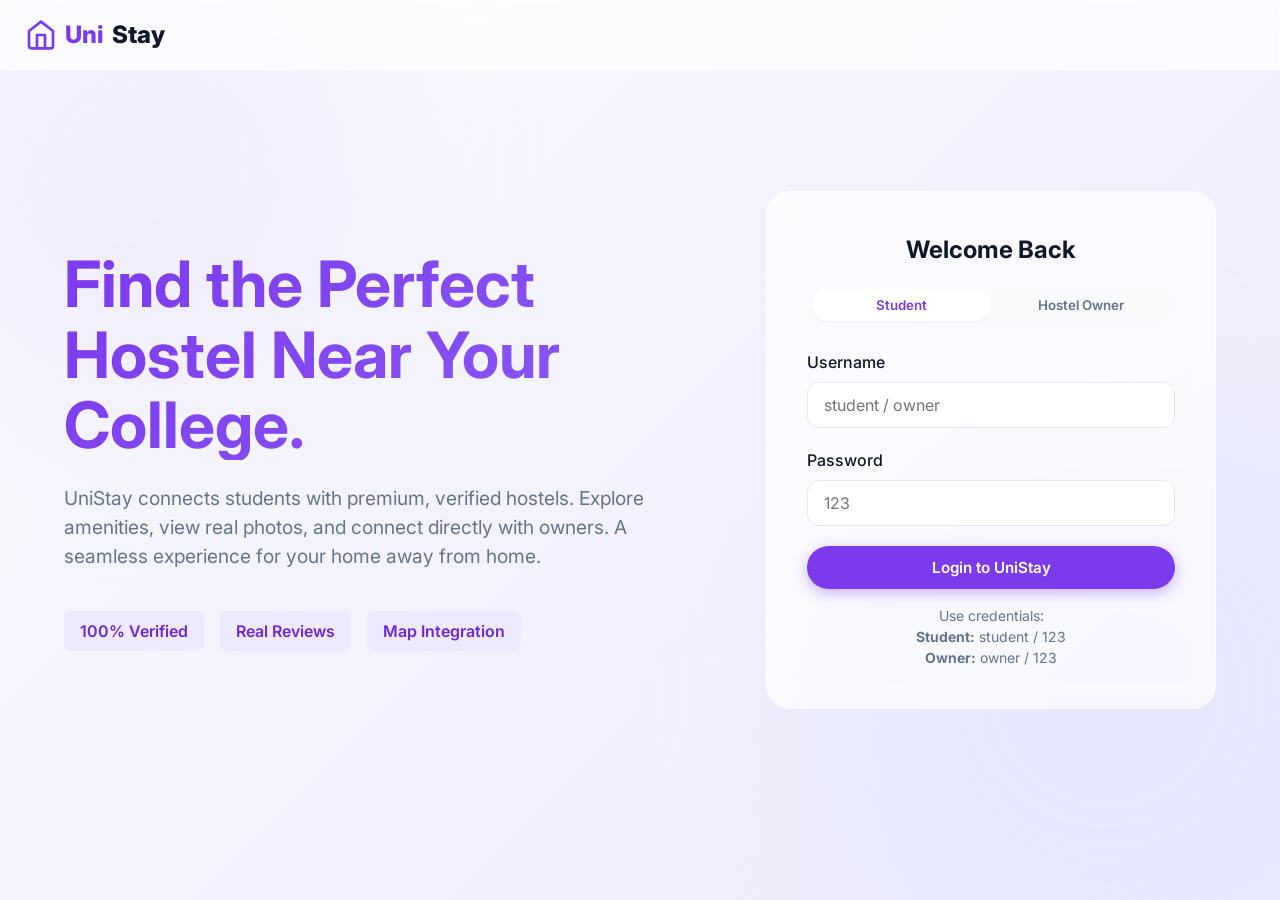
<file: index.html>
<!DOCTYPE html>
<html lang="en">
<head>
    <meta charset="UTF-8">
    <meta name="viewport" content="width=device-width, initial-scale=1.0">
    <title>UniStay - Your College Home Awaits</title>
    <link href="https://fonts.googleapis.com/css2?family=Inter:wght@400;500;600;700;800&display=swap" rel="stylesheet">
    <link rel="stylesheet" href="style.css">
</head>
<body>

    <nav class="navbar glass">
        <div class="container">
            <a href="index.html" class="navbar-brand">
                <svg width="32" height="32" viewBox="0 0 24 24" fill="none" stroke="currentColor" stroke-width="2" stroke-linecap="round" stroke-linejoin="round"><path d="M3 9l9-7 9 7v11a2 2 0 0 1-2 2H5a2 2 0 0 1-2-2z"></path><polyline points="9 22 9 12 15 12 15 22"></polyline></svg>
                Uni<span>Stay</span>
            </a>
        </div>
    </nav>

   
    <section class="hero">
        <div class="blob blob-1"></div>
        <div class="blob blob-2"></div>
        
        <div class="hero-content container animate-fade-in">
            <div class="hero-text">
                <h1>Find the Perfect Hostel Near Your College.</h1>
                <p>UniStay connects students with premium, verified hostels. Explore amenities, view real photos, and connect directly with owners. A seamless experience for your home away from home.</p>
                <div style="display: flex; gap: 1rem;">
                    <span class="feature-tag" style="font-size: 1rem; padding: 0.5rem 1rem;">100% Verified</span>
                    <span class="feature-tag" style="font-size: 1rem; padding: 0.5rem 1rem;">Real Reviews</span>
                    <span class="feature-tag" style="font-size: 1rem; padding: 0.5rem 1rem;">Map Integration</span>
                </div>
            </div>
            
            <div class="hero-form-container">
                <div class="auth-card glass">
                    <h2 class="text-center mb-4">Welcome Back</h2>
                    
                    <div class="role-toggle">
                        <button class="role-btn active" data-role="student" onclick="toggleRole('student')">Student</button>
                        <button class="role-btn" data-role="owner" onclick="toggleRole('owner')">Hostel Owner</button>
                    </div>

                    <form id="loginForm">
                        <div class="form-group">
                            <label class="form-label">Username</label>
                            <input type="text" id="username" class="form-control" placeholder="student / owner" required>
                        </div>
                        <div class="form-group">
                            <label class="form-label">Password</label>
                            <input type="password" id="password" class="form-control" placeholder="123" required>
                        </div>
                        <button type="submit" class="btn btn-primary btn-block">Login to UniStay</button>
                    </form>
                    
                    <p class="text-center mt-4" style="font-size: 0.875rem;">
                        Use credentials: <br>
                        <b>Student:</b> student / 123 <br>
                        <b>Owner:</b> owner / 123
                    </p>
                </div>
            </div>
        </div>
    </section>

    <script src="app.js"></script>
</body>
</html>
</file>
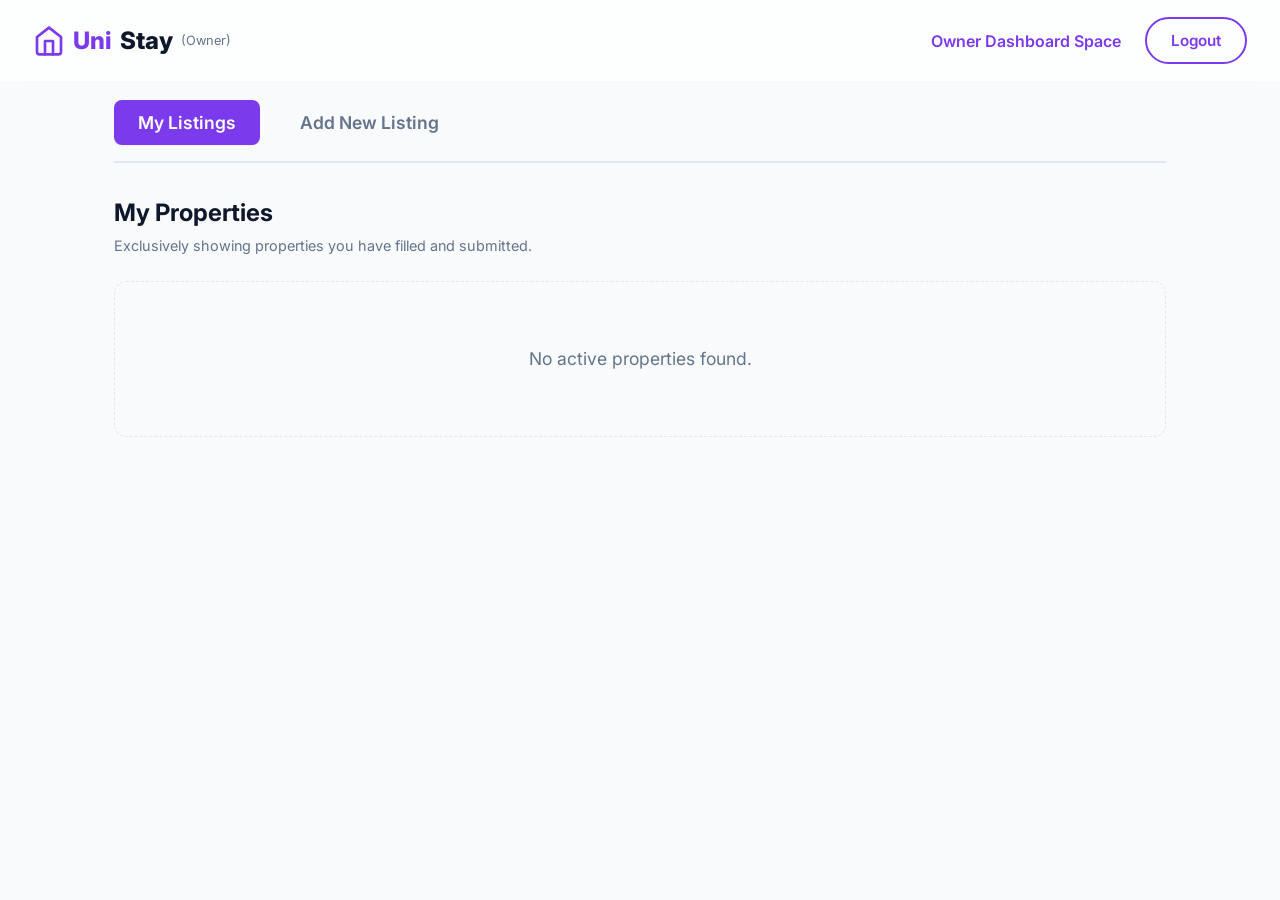
<file: owner-dashboard.html>
<!DOCTYPE html>
<html lang="en">
<head>
    <meta charset="UTF-8">
    <meta name="viewport" content="width=device-width, initial-scale=1.0">
    <title>Owner Dashboard - UniStay</title>
    <link href="https://fonts.googleapis.com/css2?family=Inter:wght@400;500;600;700;800&display=swap" rel="stylesheet">
    <link rel="stylesheet" href="style.css">
    <style>
        .staff-member-row {
            background: rgba(255, 255, 255, 0.02);
            border: 1px solid var(--border);
            padding: 1.25rem;
            border-radius: 10px;
            margin-bottom: 1rem;
            position: relative;
        }
        .remove-staff-btn {
            position: absolute;
            top: 10px;
            right: 10px;
            background: transparent;
            border: none;
            color: #ef4444;
            cursor: pointer;
            font-size: 0.85rem;
        }
        .specs-grid-input-10 {
            display: grid;
            grid-template-columns: repeat(auto-fit, minmax(220px, 1fr));
            gap: 1.25rem;
        }
        .checkbox-group-facilities {
            display: flex;
            gap: 1.5rem;
            flex-wrap: wrap;
            margin-bottom: 1.25rem;
        }
        .checkbox-label-wrapper {
            display: flex;
            align-items: center;
            gap: 0.5rem;
            cursor: pointer;
            user-select: none;
        }
        
        /* Listings Tab Grid Architecture */
        .inventory-wrapper-grid {
            display: grid;
            grid-template-columns: repeat(auto-fill, minmax(340px, 1fr));
            gap: 1.75rem;
            margin-top: 1.5rem;
        }
        .inventory-management-card {
            background: rgba(255, 255, 255, 0.02);
            border: 1px solid var(--border);
            border-radius: 14px;
            overflow: hidden;
            display: flex;
            flex-direction: column;
            transition: transform 0.2s, box-shadow 0.2s;
        }
        .inventory-management-card:hover {
            transform: translateY(-3px);
            box-shadow: var(--shadow-lg);
        }
        .inventory-card-cover {
            height: 170px;
            width: 100%;
            object-fit: cover;
            background: #1e293b;
        }
        .inventory-card-body {
            padding: 1.5rem;
            flex: 1;
            display: flex;
            flex-direction: column;
        }
        .inventory-meta-row {
            display: flex;
            justify-content: space-between;
            align-items: center;
            margin-top: auto;
            padding-top: 1.25rem;
            border-top: 1px solid var(--border);
            gap: 0.75rem;
        }

        /* Full Screen Edit Modal Custom Windows */
        .editor-modal-backdrop {
            position: fixed;
            top: 0;
            left: 0;
            width: 100%;
            height: 100%;
            background: rgba(0, 0, 0, 0.75);
            backdrop-filter: blur(5px);
            display: flex;
            align-items: center;
            justify-content: center;
            z-index: 1100;
            opacity: 0;
            pointer-events: none;
            transition: opacity 0.2s ease;
        }
        .editor-modal-backdrop.active {
            opacity: 1;
            pointer-events: auto;
        }
        .editor-modal-window {
            background: #0f172a;
            border: 1px solid var(--border);
            border-radius: 16px;
            width: 92%;
            max-width: 950px;
            max-height: 90vh;
            overflow-y: auto;
            padding: 2.5rem;
            box-shadow: 0 25px 50px -12px rgba(0, 0, 0, 0.6);
        }
    </style>
</head>
<body>

    <nav class="navbar glass">
        <div class="container" style="max-width: 100%; padding: 0 2rem;">
            <a href="owner-dashboard.html" class="navbar-brand">
                <svg width="32" height="32" viewBox="0 0 24 24" fill="none" stroke="currentColor" stroke-width="2" stroke-linecap="round" stroke-linejoin="round"><path d="M3 9l9-7 9 7v11a2 2 0 0 1-2 2H5a2 2 0 0 1-2-2z"></path><polyline points="9 22 9 12 15 12 15 22"></polyline></svg>
                Uni<span>Stay</span> <span style="font-size: 0.8rem; font-weight: normal; color: var(--text-muted);">(Owner)</span>
            </a>
            <div class="nav-links">
                <span style="font-weight: 600; color: var(--primary);">Owner Dashboard Space</span>
                <button class="btn btn-outline" onclick="logout()">Logout</button>
            </div>
        </div>
    </nav>

    <div class="container" style="padding-top: 100px; padding-bottom: 4rem; max-width: 1100px;">
        
        <div class="owner-tabs animate-fade-in">
            <button class="owner-tab active" onclick="switchOwnerTab('listings')">My Listings</button>
            <button class="owner-tab" onclick="switchOwnerTab('add')">Add New Listing</button>
        </div>

        <!-- TAB SECTION ONE: EXCLUSIVE OWNED LISTINGS -->
        <div id="tab-listings" class="tab-content active">
            <div style="display: flex; justify-content: space-between; align-items: center; margin-bottom: 1rem;">
                <div>
                    <h2>My Properties</h2>
                    <p style="color: var(--text-muted); font-size: 0.9rem; margin-top: 4px;">Exclusively showing properties you have filled and submitted.</p>
                </div>
            </div>
            <div class="inventory-wrapper-grid" id="ownerListings">
                <!-- Populated via Javascript dynamically -->
            </div>
        </div>

        <!-- TAB SECTION TWO: RESTORED 5-STAGE LONG SUBMISSION FORM -->
        <div id="tab-add" class="tab-content">
            <form class="owner-form" id="addHostelForm">
                
                <!-- Section 1 -->
                <h3 class="mb-4" style="color: var(--primary); font-weight: 700; letter-spacing: -0.02em;">Property Overview & Identity</h3>
                <div class="form-row">
                    <div class="form-group">
                        <label class="form-label">Hostel Name</label>
                        <input type="text" id="hName" class="form-control" placeholder="e.g. Royal Residency" required>
                    </div>
                    <div class="form-group">
                        <label class="form-label">Hostel Type</label>
                        <select id="hType" class="form-control form-select">
                            <option value="Boys Only">Boys Only</option>
                            <option value="Girls Only">Girls Only</option>
                            <option value="Co-ed Layout">Co-ed Layout</option>
                        </select>
                    </div>
                </div>
                
                <div class="form-group">
                    <label class="form-label">Full Address</label>
                    <input type="text" id="hAddress" class="form-control" placeholder="Complete address with landmark" required>
                </div>

                <div class="form-row">
                    <div class="form-group">
                        <label class="form-label">Drinking Water Curation Quality</label>
                        <select id="hWaterQuality" class="form-control form-select">
                            <option value="RO Purified + UV Filtration (Tested)">RO Purified + UV Filtration (Tested)</option>
                            <option value="Standard Filtered Water">Standard Filtered Water</option>
                            <option value="Municipal Supply Only">Municipal Supply Only</option>
                        </select>
                    </div>
                    <div class="form-group">
                        <label class="form-label">Monthly Rent (₹)</label>
                        <input type="number" id="hPrice" class="form-control" placeholder="8500" required>
                    </div>
                </div>

                <hr style="border-color: var(--border); margin: 2.5rem 0;">

                <!-- Section 2 -->
                <h3 class="mb-4" style="color: var(--primary); font-weight: 700; letter-spacing: -0.02em;">Room Specifications & Structural Layout</h3>
                <div class="specs-grid-input-10">
                    <div class="form-group"><label class="form-label">1. Room Size (Sq. Ft.)</label><input type="text" id="s1" class="form-control" placeholder="e.g., 180 sq ft" required></div>
                    <div class="form-group"><label class="form-label">2. Bed Architecture Type</label><input type="text" id="s2" class="form-control" placeholder="e.g., Solid Wood Single" required></div>
                    <div class="form-group">
                        <label class="form-label">3. AC Configuration Setup</label>
                        <select id="s3" class="form-control form-select">
                            <option value="AC Configured">AC Configured</option>
                            <option value="Non-AC Basic">Non-AC Basic</option>
                        </select>
                    </div>
                    <div class="form-group">
                        <label class="form-label">4. Sharing / Beds Layout</label>
                        <select id="s4" class="form-control form-select">
                            <option value="Single Room">Single Room</option>
                            <option value="Double Sharing">Double Sharing</option>
                            <option value="Triple Sharing">Triple Sharing</option>
                        </select>
                    </div>
                    <div class="form-group"><label class="form-label">5. Mattress Thickness</label><input type="text" id="s5" class="form-control" placeholder="e.g., 6-Inch Orthopedic"></div>
                    <div class="form-group"><label class="form-label">6. Study Spaces Design</label><input type="text" id="s6" class="form-control" placeholder="e.g., Extended Desk with Lamp"></div>
                    <div class="form-group"><label class="form-label">7. Power Outlets Allocation</label><input type="text" id="s7" class="form-control" placeholder="e.g., 3 Ports per Student"></div>
                    <div class="form-group"><label class="form-label">8. Wardrobe Space Units</label><input type="text" id="s8" class="form-control" placeholder="e.g., 3-Door Integrated"></div>
                    <div class="form-group"><label class="form-label">9. Vent Layout / Windows</label><input type="text" id="s9" class="form-control" placeholder="e.g., Dual Sliding Balcony"></div>
                    <div class="form-group"><label class="form-label">10. Attached Washroom Spec</label><input type="text" id="s10" class="form-control" placeholder="e.g., Yes, Western Style"></div>
                </div>

                <hr style="border-color: var(--border); margin: 2.5rem 0;">

                <!-- Section 3 -->
                <h3 class="mb-4" style="color: var(--primary); font-weight: 700; letter-spacing: -0.02em;">On-Site Staffing & Management Roster</h3>
                <div id="addStaffContainer">
                    <div class="staff-member-row">
                        <span style="font-size: 0.85rem; font-weight: 600; color: var(--primary); display:block; margin-bottom: 0.75rem;">Staff Unit #1 (Primary Custodian / Warden)</span>
                        <div class="form-row">
                            <div class="form-group"><input type="text" class="form-control staff-name" placeholder="Full Name" required></div>
                            <div class="form-group"><input type="text" class="form-control staff-role" placeholder="Designation Role (e.g. Warden, Guard)" required></div>
                        </div>
                        <div class="form-row mt-2">
                            <div class="form-group"><input type="number" class="form-control staff-age" placeholder="Age" required></div>
                            <div class="form-group">
                                <select class="form-control form-select staff-gender">
                                    <option value="Male">Male</option>
                                    <option value="Female">Female</option>
                                    <option value="Other">Other</option>
                                </select>
                            </div>
                        </div>
                    </div>
                </div>
                <button type="button" class="btn btn-outline" style="border-color: var(--primary); color: var(--primary);" onclick="addNewStaffRow('addStaffContainer')">+ Add Staff Member</button>

                <hr style="border-color: var(--border); margin: 2.5rem 0;">

                <!-- Section 4 -->
                <h3 class="mb-4" style="color: var(--primary); font-weight: 700; letter-spacing: -0.02em;">Amenities & Operational Policies</h3>
                <div class="checkbox-group-facilities">
                    <label class="checkbox-label-wrapper"><input type="checkbox" id="facWifi" value="High-Speed WiFi" checked> High-Speed WiFi</label>
                    <label class="checkbox-label-wrapper"><input type="checkbox" id="facLaundry" value="Laundry Service"> Laundry Service</label>
                    <label class="checkbox-label-wrapper"><input type="checkbox" id="facGym" value="Gym Access"> Gym Access</label>
                    <label class="checkbox-label-wrapper"><input type="checkbox" id="facCctv" value="CCTV Security"> CCTV Security</label>
                    <label class="checkbox-label-wrapper"><input type="checkbox" id="facBackup" value="Power Backup"> Power Backup</label>
                </div>
                <div class="form-row">
                    <div class="form-group">
                        <label class="form-label">Mess Quality & Curation Cuisines</label>
                        <input type="text" id="hMess" class="form-control" placeholder="e.g. Excellent 3-Meal (Pure Veg)" required>
                    </div>
                    <div class="form-group">
                        <label class="form-label">Curfew/Gate Timings Layout</label>
                        <input type="text" id="hCurfew" class="form-control" placeholder="e.g. 06:00 AM to 10:00 PM" required>
                    </div>
                </div>

                <hr style="border-color: var(--border); margin: 2.5rem 0;">

                <!-- Section 5 -->
                <h3 class="mb-4" style="color: var(--primary); font-weight: 700; letter-spacing: -0.02em;">Media Assortment & Digital Verification</h3>
                <div class="form-row">
                    <div class="form-group">
                        <label class="form-label">Hostel Display Cover Image URL</label>
                        <input type="url" id="hImage" class="form-control" placeholder="https://images.unsplash.com/... or leave blank for stock">
                    </div>
                    <div class="form-group">
                        <label class="form-label">Verification Documentation (PDF/PNG)</label>
                        <input type="text" class="form-control" placeholder="Verification ID Linked" style="opacity: 0.7;" disabled>
                    </div>
                </div>

                <button type="submit" class="btn btn-primary btn-block mt-4" style="font-size: 1.05rem; padding: 1.1rem; border-radius: 8px; background: #7c3aed; font-weight: 600;">Publish Property Listing</button>
            </form>
        </div>
    </div>

    <!-- COMPLETE MIRRORED FULL LONG-FORM MODAL EDITOR -->
    <div class="editor-modal-backdrop" id="propertyEditorModal">
        <div class="editor-modal-window">
            <div style="display: flex; justify-content: space-between; align-items: center; margin-bottom: 2rem; border-bottom: 1px solid var(--border); padding-bottom: 1rem;">
                <h2 style="color: var(--primary); margin: 0; font-weight: 700;">Modify Property Portfolio</h2>
                <button class="btn btn-outline" style="padding: 0.4rem 1rem;" onclick="closePropertyEditorModal()">✕ Close</button>
            </div>
            
            <form id="editPropertyForm">
                <input type="hidden" id="editId">
                
                <!-- Section 1 -->
                <h3 class="mb-3" style="color: var(--primary); font-size: 1.2rem; font-weight: 700; letter-spacing: -0.02em;">Property Overview & Identity</h3>
                <div class="form-row">
                    <div class="form-group">
                        <label class="form-label">Hostel Name</label>
                        <input type="text" id="editName" class="form-control" required>
                    </div>
                    <div class="form-group">
                        <label class="form-label">Hostel Type</label>
                        <select id="editType" class="form-control form-select">
                            <option value="Boys Only">Boys Only</option>
                            <option value="Girls Only">Girls Only</option>
                            <option value="Co-ed Layout">Co-ed Layout</option>
                        </select>
                    </div>
                </div>
                <div class="form-group">
                    <label class="form-label">Full Address</label>
                    <input type="text" id="editAddress" class="form-control" required>
                </div>
                <div class="form-row">
                    <div class="form-group">
                        <label class="form-label">Drinking Water Curation Quality</label>
                        <select id="editWaterQuality" class="form-control form-select">
                            <option value="RO Purified + UV Filtration (Tested)">RO Purified + UV Filtration (Tested)</option>
                            <option value="Standard Filtered Water">Standard Filtered Water</option>
                            <option value="Municipal Supply Only">Municipal Supply Only</option>
                        </select>
                    </div>
                    <div class="form-group">
                        <label class="form-label">Monthly Rent (₹)</label>
                        <input type="number" id="editPrice" class="form-control" required>
                    </div>
                </div>

                <hr style="border-color: var(--border); margin: 2rem 0;">

                <!-- Section 2 -->
                <h3 class="mb-3" style="color: var(--primary); font-size: 1.2rem; font-weight: 700; letter-spacing: -0.02em;">Room Specifications & Structural Layout</h3>
                <div class="specs-grid-input-10">
                    <div class="form-group"><label class="form-label">1. Room Size (Sq. Ft.)</label><input type="text" id="editS1" class="form-control" required></div>
                    <div class="form-group"><label class="form-label">2. Bed Architecture Type</label><input type="text" id="editS2" class="form-control" required></div>
                    <div class="form-group">
                        <label class="form-label">3. AC Configuration Setup</label>
                        <select id="editS3" class="form-control form-select">
                            <option value="AC Configured">AC Configured</option>
                            <option value="Non-AC Basic">Non-AC Basic</option>
                        </select>
                    </div>
                    <div class="form-group">
                        <label class="form-label">4. Sharing / Beds Layout</label>
                        <select id="editS4" class="form-control form-select">
                            <option value="Single Room">Single Room</option>
                            <option value="Double Sharing">Double Sharing</option>
                            <option value="Triple Sharing">Triple Sharing</option>
                        </select>
                    </div>
                    <div class="form-group"><label class="form-label">5. Mattress Thickness</label><input type="text" id="editS5" class="form-control"></div>
                    <div class="form-group"><label class="form-label">6. Study Spaces Design</label><input type="text" id="editS6" class="form-control"></div>
                    <div class="form-group"><label class="form-label">7. Power Outlets Allocation</label><input type="text" id="editS7" class="form-control"></div>
                    <div class="form-group"><label class="form-label">8. Wardrobe Space Units</label><input type="text" id="editS8" class="form-control"></div>
                    <div class="form-group"><label class="form-label">9. Vent Layout / Windows</label><input type="text" id="editS9" class="form-control"></div>
                    <div class="form-group"><label class="form-label">10. Attached Washroom Spec</label><input type="text" id="editS10" class="form-control"></div>
                </div>

                <hr style="border-color: var(--border); margin: 2rem 0;">

                <!-- Section 3 -->
                <h3 class="mb-3" style="color: var(--primary); font-size: 1.2rem; font-weight: 700; letter-spacing: -0.02em;">On-Site Staffing & Management Roster</h3>
                <div id="editStaffContainer"></div>
                <button type="button" class="btn btn-outline" style="border-color: var(--primary); color: var(--primary); margin-bottom: 1rem;" onclick="addNewStaffRow('editStaffContainer')">+ Add Staff Member</button>

                <hr style="border-color: var(--border); margin: 2rem 0;">

                <!-- Section 4 -->
                <h3 class="mb-3" style="color: var(--primary); font-size: 1.2rem; font-weight: 700; letter-spacing: -0.02em;">Amenities & Operational Policies</h3>
                <div class="checkbox-group-facilities">
                    <label class="checkbox-label-wrapper"><input type="checkbox" id="editFacWifi" value="High-Speed WiFi"> High-Speed WiFi</label>
                    <label class="checkbox-label-wrapper"><input type="checkbox" id="editFacLaundry" value="Laundry Service"> Laundry Service</label>
                    <label class="checkbox-label-wrapper"><input type="checkbox" id="editFacGym" value="Gym Access"> Gym Access</label>
                    <label class="checkbox-label-wrapper"><input type="checkbox" id="editFacCctv" value="CCTV Security"> CCTV Security</label>
                    <label class="checkbox-label-wrapper"><input type="checkbox" id="editFacBackup" value="Power Backup"> Power Backup</label>
                </div>
                <div class="form-row">
                    <div class="form-group">
                        <label class="form-label">Mess Quality & Curation Cuisines</label>
                        <input type="text" id="editMess" class="form-control" required>
                    </div>
                    <div class="form-group">
                        <label class="form-label">Curfew/Gate Timings Layout</label>
                        <input type="text" id="editCurfew" class="form-control" required>
                    </div>
                </div>

                <hr style="border-color: var(--border); margin: 2rem 0;">

                <!-- Section 5 -->
                <h3 class="mb-3" style="color: var(--primary); font-size: 1.2rem; font-weight: 700; letter-spacing: -0.02em;">Media Assortment & Digital Verification</h3>
                <div class="form-group">
                    <label class="form-label">Hostel Display Cover Image URL</label>
                    <input type="url" id="editImage" class="form-control">
                </div>

                <button type="submit" class="btn btn-primary btn-block mt-4" style="padding: 1.1rem; font-size: 1.05rem; border-radius: 8px; background: #7c3aed; font-weight: 600;">Save Changes</button>
            </form>
        </div>
    </div>

    <script src="app.js"></script>
    <script>
        function switchOwnerTab(tabId) {
            document.querySelectorAll('.owner-tab').forEach(b => b.classList.remove('active'));
            document.querySelectorAll('.tab-content').forEach(p => p.classList.remove('active'));
            
            const selectedBtn = Array.from(document.querySelectorAll('.owner-tab')).find(btn => btn.getAttribute('onclick').includes(tabId));
            if(selectedBtn) selectedBtn.classList.add('active');
            
            const targetContent = document.getElementById(`tab-${tabId}`);
            if(targetContent) targetContent.classList.add('active');
        }
    </script>
</body>
</html>
</file>
<file: style.css>
:root {
    --primary: #7c3aed; /* Violet 600 */
    --primary-hover: #6d28d9; /* Violet 700 */
    --primary-light: #ede9fe; /* Violet 100 */
    --secondary: #8b5cf6; /* Violet 500 */
    --accent: #c084fc; /* Purple 400 */
    --background: #f8fafc;
    --surface: #ffffff;
    --text-main: #0f172a;
    --text-muted: #64748b;
    --border: #e2e8f0;
    --success: #10b981;
    --danger: #ef4444;
    --shadow-sm: 0 1px 2px 0 rgb(0 0 0 / 0.05);
    --shadow-md: 0 4px 6px -1px rgb(0 0 0 / 0.1), 0 2px 4px -2px rgb(0 0 0 / 0.1);
    --shadow-lg: 0 10px 15px -3px rgb(0 0 0 / 0.1), 0 4px 6px -4px rgb(0 0 0 / 0.1);
    --shadow-glow: 0 0 15px rgba(124, 58, 237, 0.3);
    --glass-bg: rgba(255, 255, 255, 0.7);
    --glass-border: rgba(255, 255, 255, 0.5);
    --transition: all 0.3s cubic-bezier(0.4, 0, 0.2, 1);
    --border-radius: 16px;
    
    /* Hero variables */
    --hero-bg-start: #f8fafc;
    --hero-bg-end: #ede9fe;
    --blob-1-bg: var(--primary-light);
    --blob-2-bg: #e0e7ff;
}

body.theme-owner {
    --primary: #f97316; /* Orange 500 */
    --primary-hover: #ea580c; /* Orange 600 */
    --primary-light: #ffedd5; /* Orange 100 */
    --secondary: #ec4899; /* Pink 500 */
    --accent: #f472b6; /* Pink 400 */
    --shadow-glow: 0 0 15px rgba(249, 115, 22, 0.3);
    
    --hero-bg-start: #f8fafc;
    --hero-bg-end: #ffedd5;
    --blob-1-bg: var(--primary-light);
    --blob-2-bg: #fce7f3; /* Pink 100 */
}

* {
    margin: 0;
    padding: 0;
    box-sizing: border-box;
    font-family: 'Inter', system-ui, -apple-system, sans-serif;
}

body {
    background-color: var(--background);
    color: var(--text-main);
    line-height: 1.5;
    overflow-x: hidden;
}

/* Typography */
h1, h2, h3, h4, h5, h6 {
    color: var(--text-main);
    font-weight: 700;
}

p {
    color: var(--text-muted);
}

a {
    text-decoration: none;
    color: var(--primary);
    transition: var(--transition);
}

a:hover {
    color: var(--primary-hover);
}

/* Utilities */
.container {
    max-width: 1280px;
    margin: 0 auto;
    padding: 0 1.5rem;
}

.text-center { text-align: center; }
.mt-4 { margin-top: 1rem; }
.mb-4 { margin-bottom: 1rem; }
.mb-8 { margin-bottom: 2rem; }

/* Buttons */
.btn {
    display: inline-flex;
    align-items: center;
    justify-content: center;
    padding: 0.75rem 1.5rem;
    font-weight: 600;
    border-radius: 9999px; /* Pill shape */
    border: none;
    cursor: pointer;
    transition: var(--transition);
    font-size: 0.95rem;
}

.btn-primary {
    background-color: var(--primary);
    color: white;
    box-shadow: 0 4px 14px 0 rgba(124, 58, 237, 0.39);
}

.btn-primary:hover {
    background-color: var(--primary-hover);
    transform: translateY(-2px);
    box-shadow: 0 6px 20px rgba(124, 58, 237, 0.5);
}

.btn-outline {
    background-color: transparent;
    border: 2px solid var(--primary);
    color: var(--primary);
}

.btn-outline:hover {
    background-color: var(--primary-light);
}

.btn-block {
    width: 100%;
}

/* Form Elements */
.form-group {
    margin-bottom: 1.25rem;
}

.form-label {
    display: block;
    margin-bottom: 0.5rem;
    font-weight: 500;
    color: var(--text-main);
}

.form-control {
    width: 100%;
    padding: 0.75rem 1rem;
    border: 1px solid var(--border);
    border-radius: 12px;
    background-color: var(--surface);
    transition: var(--transition);
    font-size: 1rem;
    color: var(--text-main);
}

.form-control:focus {
    outline: none;
    border-color: var(--primary);
    box-shadow: 0 0 0 3px var(--primary-light);
}

.form-select {
    appearance: none;
    background-image: url("data:image/svg+xml,%3csvg xmlns='http://www.w3.org/2000/svg' viewBox='0 0 16 16'%3e%3cpath fill='none' stroke='%2364748b' stroke-linecap='round' stroke-linejoin='round' stroke-width='2' d='m2 5 6 6 6-6'/%3e%3c/svg%3e");
    background-repeat: no-repeat;
    background-position: right 1rem center;
    background-size: 16px 12px;
}

/* Glassmorphism Classes */
.glass {
    background: var(--glass-bg);
    backdrop-filter: blur(12px);
    -webkit-backdrop-filter: blur(12px);
    border: 1px solid var(--glass-border);
}

/* Navbar */
.navbar {
    position: fixed;
    top: 0;
    width: 100%;
    z-index: 50;
    padding: 1rem 0;
    transition: var(--transition);
}

.navbar .container {
    display: flex;
    justify-content: space-between;
    align-items: center;
}

.navbar-brand {
    font-size: 1.5rem;
    font-weight: 800;
    color: var(--primary);
    display: flex;
    align-items: center;
    gap: 0.5rem;
    text-decoration: none;
}

.navbar-brand span {
    color: var(--text-main);
}

.nav-links {
    display: flex;
    gap: 1.5rem;
    align-items: center;
}

/* Landing Page Hero */
.hero {
    min-height: 100vh;
    display: flex;
    align-items: center;
    justify-content: center;
    position: relative;
    overflow: hidden;
    background: linear-gradient(135deg, var(--hero-bg-start) 0%, var(--hero-bg-end) 100%);
    transition: background 0.5s ease;
}

/* Decorative Blobs */
.blob {
    position: absolute;
    filter: blur(80px);
    z-index: 0;
    opacity: 0.6;
}
.blob-1 {
    top: -10%;
    left: -10%;
    width: 500px;
    height: 500px;
    background: var(--blob-1-bg);
    border-radius: 50%;
    transition: background 0.5s ease;
}
.blob-2 {
    bottom: -10%;
    right: -10%;
    width: 600px;
    height: 600px;
    background: var(--blob-2-bg);
    border-radius: 50%;
    transition: background 0.5s ease;
}

.hero-content {
    position: relative;
    z-index: 10;
    display: flex;
    align-items: center;
    justify-content: space-between;
    width: 100%;
    max-width: 1200px;
    gap: 4rem;
}

.hero-text {
    flex: 1;
}

.hero-text h1 {
    font-size: 4rem;
    line-height: 1.1;
    margin-bottom: 1.5rem;
    background: linear-gradient(135deg, var(--primary), var(--secondary));
    -webkit-background-clip: text;
    -webkit-text-fill-color: transparent;
}

.hero-text p {
    font-size: 1.2rem;
    margin-bottom: 2.5rem;
}

.hero-form-container {
    flex: 1;
    max-width: 450px;
}

.auth-card {
    padding: 2.5rem;
    border-radius: 24px;
    box-shadow: var(--shadow-xl);
}

.role-toggle {
    display: flex;
    background: var(--background);
    padding: 0.3rem;
    border-radius: 9999px;
    margin-bottom: 1.5rem;
}

.role-btn {
    flex: 1;
    padding: 0.5rem;
    border: none;
    background: transparent;
    border-radius: 9999px;
    cursor: pointer;
    font-weight: 600;
    color: var(--text-muted);
    transition: var(--transition);
}

.role-btn.active {
    background: var(--surface);
    color: var(--primary);
    box-shadow: var(--shadow-sm);
}

/* Dashboard Layout */
.dashboard-layout {
    display: grid;
    grid-template-columns: 300px 1fr;
    min-height: 100vh;
    padding-top: 80px;
}

/* Sidebar / Filters */
.sidebar {
    padding: 2rem;
    background: var(--surface);
    border-right: 1px solid var(--border);
    height: calc(100vh - 80px);
    position: sticky;
    top: 80px;
    overflow-y: auto;
}

/* Main Content Area */
.main-content {
    padding: 2rem;
    background: var(--background);
}

/* Map Placeholder */
.map-placeholder {
    width: 100%;
    height: 250px;
    background: #e2e8f0;
    border-radius: var(--border-radius);
    margin-bottom: 2rem;
    display: flex;
    align-items: center;
    justify-content: center;
    flex-direction: column;
    color: var(--text-muted);
    border: 2px dashed #cbd5e1;
    position: relative;
    overflow: hidden;
}

.map-placeholder i {
    font-size: 2.5rem;
    margin-bottom: 0.5rem;
    color: var(--primary);
}

/* Cards */
.hostel-grid {
    display: grid;
    grid-template-columns: repeat(auto-fill, minmax(300px, 1fr));
    gap: 2rem;
}

.hostel-card {
    background: var(--surface);
    border-radius: var(--border-radius);
    overflow: hidden;
    box-shadow: var(--shadow-md);
    transition: var(--transition);
    border: 1px solid transparent;
}

.hostel-card:hover {
    transform: translateY(-5px);
    box-shadow: var(--shadow-lg);
    border-color: var(--primary-light);
}

.hostel-image-container {
    height: 200px;
    overflow: hidden;
    position: relative;
}

.hostel-image {
    width: 100%;
    height: 100%;
    object-fit: cover;
    transition: transform 0.5s ease;
}

.hostel-card:hover .hostel-image {
    transform: scale(1.05);
}

.badge {
    position: absolute;
    top: 1rem;
    right: 1rem;
    background: var(--glass-bg);
    backdrop-filter: blur(4px);
    color: var(--primary);
    padding: 0.25rem 0.75rem;
    border-radius: 9999px;
    font-size: 0.75rem;
    font-weight: 700;
}

.hostel-info {
    padding: 1.5rem;
}

.hostel-title {
    font-size: 1.25rem;
    margin-bottom: 0.5rem;
}

.hostel-location {
    font-size: 0.875rem;
    color: var(--text-muted);
    display: flex;
    align-items: center;
    gap: 0.25rem;
    margin-bottom: 1rem;
}

.hostel-features {
    display: flex;
    flex-wrap: wrap;
    gap: 0.5rem;
    margin-bottom: 1rem;
}

.feature-tag {
    background: var(--primary-light);
    color: var(--primary-hover);
    padding: 0.25rem 0.5rem;
    border-radius: 6px;
    font-size: 0.75rem;
    font-weight: 600;
}

.hostel-footer {
    display: flex;
    justify-content: space-between;
    align-items: center;
    padding-top: 1rem;
    border-top: 1px solid var(--border);
}

.hostel-price {
    font-size: 1.25rem;
    font-weight: 700;
    color: var(--text-main);
}

.hostel-price span {
    font-size: 0.875rem;
    font-weight: 400;
    color: var(--text-muted);
}

/* Detail Page */
.detail-header {
    height: 60vh;
    min-height: 400px;
    position: relative;
    border-radius: var(--border-radius);
    overflow: hidden;
    margin-bottom: 2rem;
}

.detail-image {
    width: 100%;
    height: 100%;
    object-fit: cover;
}

.detail-overlay {
    position: absolute;
    bottom: 0;
    left: 0;
    width: 100%;
    background: linear-gradient(to top, rgba(0,0,0,0.8), transparent);
    padding: 3rem 2rem 2rem;
    color: white;
}

.detail-overlay h1, .detail-overlay p {
    color: white;
}

.detail-grid {
    display: grid;
    grid-template-columns: 2fr 1fr;
    gap: 2rem;
}

.info-section {
    background: var(--surface);
    padding: 2rem;
    border-radius: var(--border-radius);
    box-shadow: var(--shadow-sm);
    margin-bottom: 2rem;
}

.info-section h2 {
    margin-bottom: 1.5rem;
    display: flex;
    align-items: center;
    gap: 0.5rem;
    color: var(--primary);
}

.info-grid {
    display: grid;
    grid-template-columns: repeat(2, 1fr);
    gap: 1.5rem;
}

.info-item h4 {
    font-size: 0.875rem;
    color: var(--text-muted);
    text-transform: uppercase;
    letter-spacing: 0.05em;
    margin-bottom: 0.25rem;
}

/* Owner Form */
.owner-form {
    background: var(--surface);
    padding: 2rem;
    border-radius: var(--border-radius);
    box-shadow: var(--shadow-md);
}

.form-row {
    display: grid;
    grid-template-columns: 1fr 1fr;
    gap: 1.5rem;
}

.file-upload {
    border: 2px dashed var(--border);
    padding: 2rem;
    text-align: center;
    border-radius: 12px;
    background: var(--background);
    cursor: pointer;
    transition: var(--transition);
}

.file-upload:hover {
    border-color: var(--primary);
    background: var(--primary-light);
}

/* Detail Gallery */
.gallery-grid {
    display: grid;
    grid-template-columns: 2fr 1fr;
    gap: 1rem;
    height: 450px;
    border-radius: var(--border-radius);
    overflow: hidden;
}

.gallery-main {
    height: 100%;
}

.gallery-main img {
    width: 100%;
    height: 100%;
    object-fit: cover;
    transition: var(--transition);
}

.gallery-thumbs {
    display: grid;
    grid-template-columns: 1fr 1fr;
    grid-template-rows: 1fr 1fr;
    gap: 1rem;
    height: 100%;
}

.gallery-thumbs img {
    width: 100%;
    height: 100%;
    object-fit: cover;
    border-radius: 8px;
    transition: var(--transition);
    cursor: pointer;
}

.gallery-main img:hover, .gallery-thumbs img:hover {
    transform: scale(1.02);
}

/* Reviews */
.reviews-list {
    display: flex;
    flex-direction: column;
    gap: 1.5rem;
}

.review-card {
    background: var(--background);
    padding: 1.5rem;
    border-radius: 12px;
    border: 1px solid var(--border);
}

.avatar {
    width: 40px;
    height: 40px;
    background: var(--primary-light);
    color: var(--primary);
    border-radius: 50%;
    display: flex;
    align-items: center;
    justify-content: center;
    font-weight: 700;
    font-size: 1.2rem;
}

/* Owner Dashboard & Tabs */
.owner-tabs {
    display: flex;
    gap: 1rem;
    margin-bottom: 2rem;
    border-bottom: 2px solid var(--border);
    padding-bottom: 1rem;
}

.owner-tab {
    padding: 0.75rem 1.5rem;
    border: none;
    background: transparent;
    font-weight: 600;
    font-size: 1.1rem;
    color: var(--text-muted);
    cursor: pointer;
    border-radius: 8px;
    transition: var(--transition);
}

.owner-tab:hover {
    background: var(--surface);
}

.owner-tab.active {
    background: var(--primary);
    color: white;
    box-shadow: var(--shadow-sm);
}

.tab-content {
    display: none;
    animation: fadeIn 0.3s ease;
}

.tab-content.active {
    display: block;
}

/* Inventory Cards */
.inventory-grid {
    display: grid;
    grid-template-columns: repeat(auto-fill, minmax(350px, 1fr));
    gap: 1.5rem;
}

.inventory-card {
    background: var(--surface);
    padding: 1.5rem;
    border-radius: var(--border-radius);
    box-shadow: var(--shadow-md);
    border-top: 4px solid var(--primary);
}

.bed-updater {
    display: flex;
    align-items: center;
    gap: 1rem;
    margin-top: 1rem;
    padding-top: 1rem;
    border-top: 1px dashed var(--border);
}

/* Messaging UI */
.messages-container {
    display: grid;
    grid-template-columns: 300px 1fr;
    gap: 1.5rem;
    background: var(--surface);
    border-radius: var(--border-radius);
    box-shadow: var(--shadow-md);
    overflow: hidden;
    height: 600px;
}

.msg-list {
    border-right: 1px solid var(--border);
    overflow-y: auto;
}

.msg-item {
    padding: 1.5rem;
    border-bottom: 1px solid var(--border);
    cursor: pointer;
    transition: var(--transition);
}

.msg-item:hover, .msg-item.active {
    background: var(--background);
    border-left: 4px solid var(--primary);
}

.msg-item.unread h4 {
    font-weight: 800;
    color: var(--text-main);
}

.msg-item p {
    font-size: 0.875rem;
    white-space: nowrap;
    overflow: hidden;
    text-overflow: ellipsis;
}

.msg-detail {
    padding: 2rem;
    display: flex;
    flex-direction: column;
}

.chat-history {
    flex: 1;
    overflow-y: auto;
    margin-bottom: 1.5rem;
    display: flex;
    flex-direction: column;
    gap: 1rem;
}

.chat-bubble {
    max-width: 70%;
    padding: 1rem;
    border-radius: 12px;
}

.chat-bubble.received {
    background: var(--background);
    align-self: flex-start;
    border-bottom-left-radius: 0;
}

.chat-bubble.sent {
    background: var(--primary-light);
    color: var(--primary-hover);
    align-self: flex-end;
    border-bottom-right-radius: 0;
}

.reply-box {
    display: flex;
    gap: 1rem;
    border-top: 1px solid var(--border);
    padding-top: 1.5rem;
}

/* Animations */
@keyframes slideUp {
    from { opacity: 0; transform: translateY(20px); }
    to { opacity: 1; transform: translateY(0); }
}

@keyframes fadeIn {
    from { opacity: 0; }
    to { opacity: 1; }
}

.animate-slide-up { animation: slideUp 0.5s ease forwards; }
.animate-fade-in { animation: fadeIn 0.5s ease forwards; }

/* Responsive */
@media (max-width: 992px) {
    .dashboard-layout {
        grid-template-columns: 1fr;
    }
    .sidebar {
        height: auto;
        position: static;
        border-right: none;
        border-bottom: 1px solid var(--border);
    }
    .hero-content {
        flex-direction: column;
        text-align: center;
    }
    .detail-grid {
        grid-template-columns: 1fr;
    }
    .form-row {
        grid-template-columns: 1fr;
    }
}
</file>
